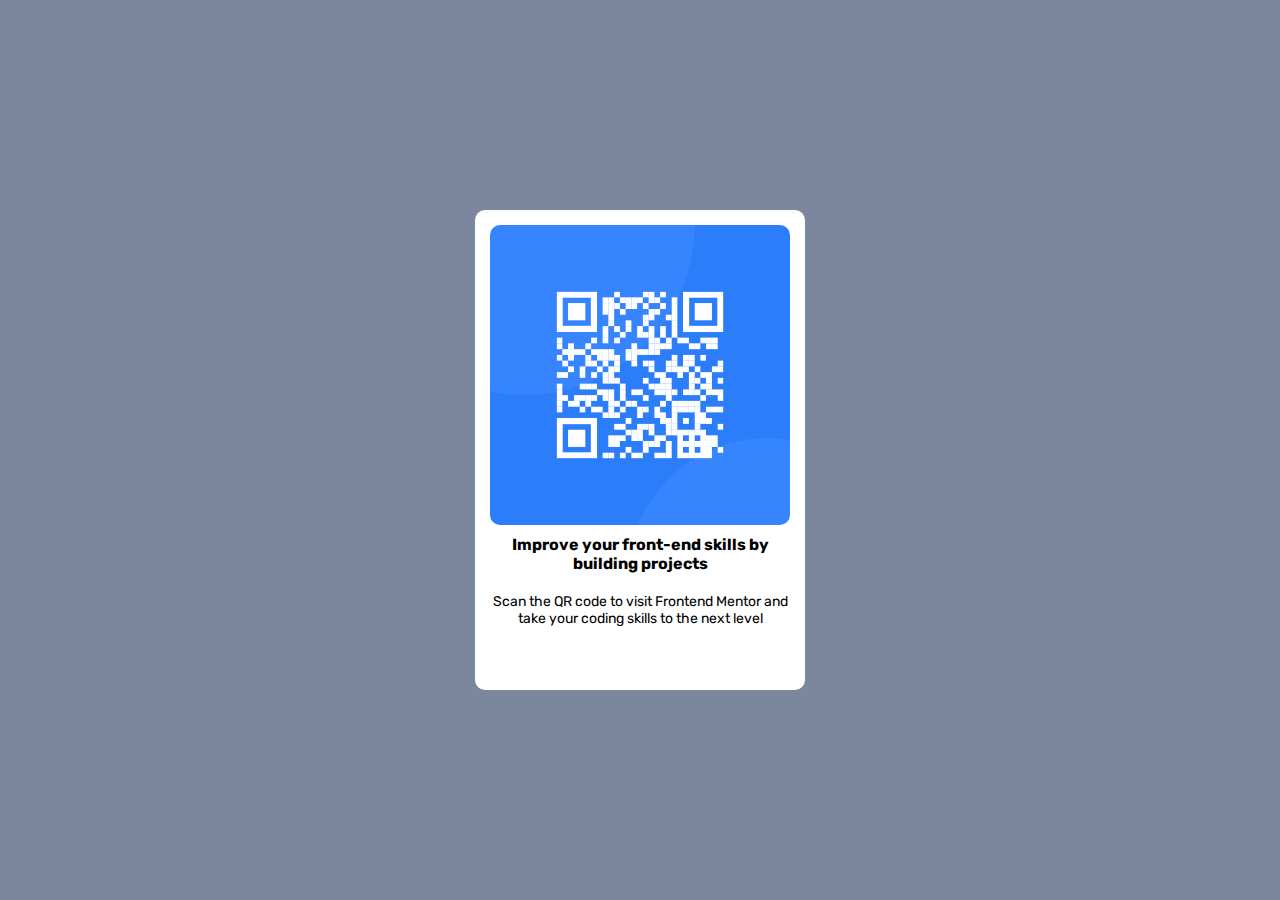
<file: qr-code-component-main/index.html>
<!DOCTYPE html>
<html lang="en">
  <head>
    <meta charset="UTF-8" />
    <meta
      name="viewport"
      content="width=device-width, initial-scale=1.0"
    />
    <!-- displays site properly based on user's device -->

    <link
      rel="icon"
      type="image/png"
      sizes="32x32"
      href="./images/favicon-32x32.png"
    />

    <title>Frontend Mentor | QR code component</title>
    <link
      rel="stylesheet"
      href="./style.css"
    />
  </head>
  <body>
    <main>
      <div class="card">
        <img
          src="./images/image-qr-code.png"
          alt=""
        />
        <h1>Improve your front-end skills by building projects</h1>
        <p>
          Scan the QR code to visit Frontend Mentor and take your coding skills
          to the next level
        </p>
      </div>
    </main>
  </body>
</html>
</file>
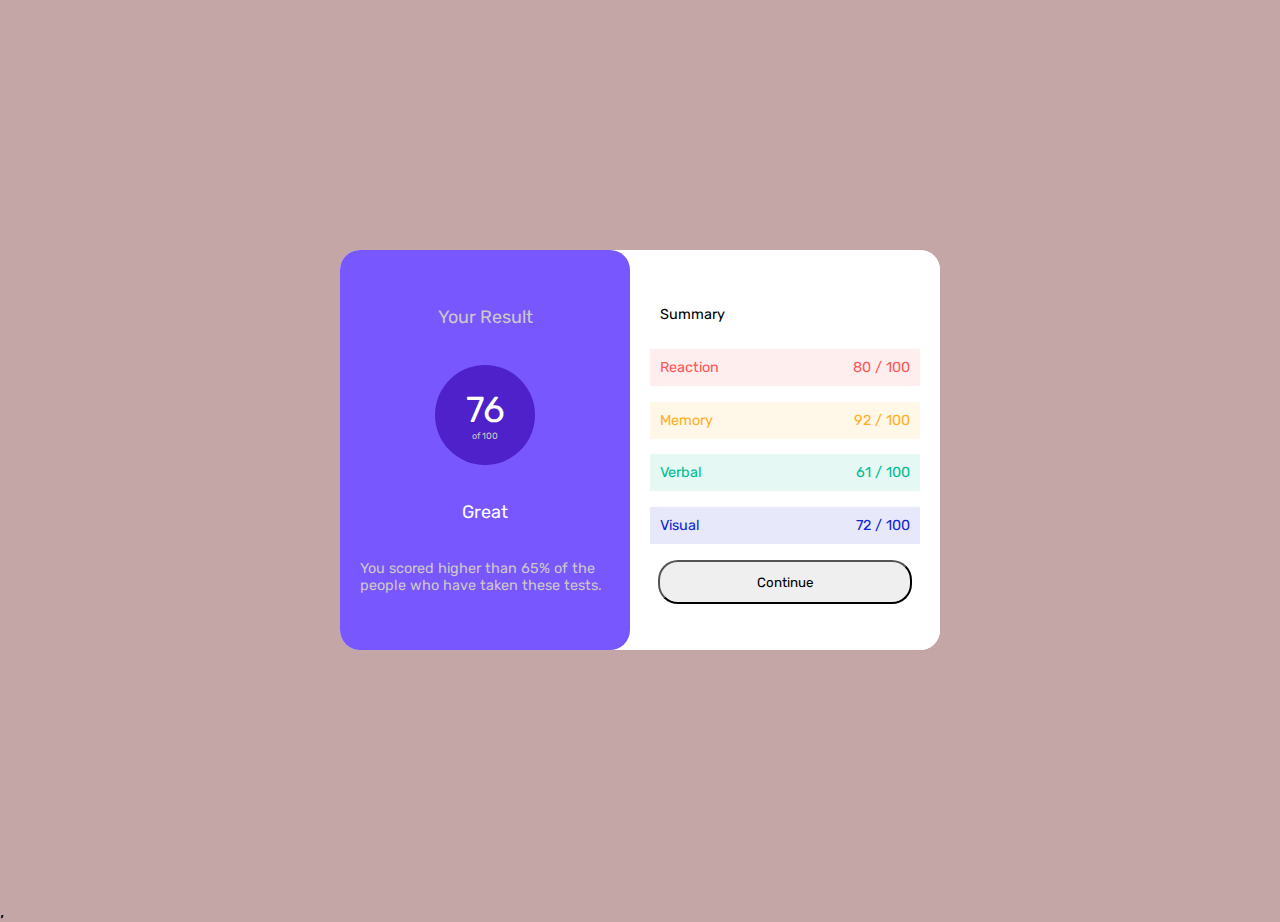
<file: results-summary-component-main/index.html>
<!DOCTYPE html>
<html lang="en">
  <head>
    <meta charset="UTF-8" />
    <meta
      name="viewport"
      content="width=device-width, initial-scale=1.0"
    />
    <!-- displays site properly based on user's device -->

    <link
      rel="icon"
      type="image/png"
      sizes="32x32"
      href="./assets/images/favicon-32x32.png"
    />

    <title>Frontend Mentor | Results summary component</title>

    <link
      rel="stylesheet"
      href="./style.css"
    />
    <!-- Feel free to remove these styles or customise in your own stylesheet 👍 -->
    <style>
      .attribution {
        font-size: 11px;
        text-align: center;
      }
      .attribution a {
        color: hsl(228, 45%, 44%);
      }
    </style>
  </head>
  <body>
    <main>
      <div class="card">
        <div class="left">
          <p class="title">Your Result</p>
          <p class="score">
            <span class="score1">76</span> <span class="score2">of 100</span>
          </p>
          <p class="grade">Great</p>
          <p class="text">
            You scored higher than 65% of the people who have taken these tests.
          </p>
        </div>
        <div class="right">
          <p>Summary</p>
          <p
            style="
              color: hsl(0, 100%, 67%);
              background-color: hsla(0, 100%, 67%, 10%);
            "
          >
            Reaction <span class="text-r">80 / 100</span>
          </p>
          <p
            style="
              color: hsl(39, 100%, 56%);
              background-color: hsla(39, 100%, 56%, 10%);
            "
          >
            Memory
            <span class="text-r">92 / 100</span>
          </p>
          <p
            style="
              color: hsl(166, 100%, 37%);
              background-color: hsla(166, 100%, 37%, 10%);
            "
          >
            Verbal
            <span class="text-r">61 / 100</span>
          </p>
          <p
            style="
              color: hsl(234, 85%, 45%);
              background-color: hsla(234, 85%, 45%, 10%);
            "
          >
            Visual <span class="text-r">72 / 100</span>
          </p>
          <button>Continue</button>
        </div>
      </div>
    </main>
    ,

    <!-- Your Result
 


  
  
  
  <div class="attribution">
    Challenge by <a href="https://www.frontendmentor.io?ref=challenge" target="_blank">Frontend Mentor</a>. 
    Coded by <a href="#">Your Name Here</a>.
  </div> -->
  </body>
</html>
</file>
<file: qr-code-component-main/style.css>
@import url("https://fonts.googleapis.com/css2?family=Rubik:wght@300;400;500;700&display=swap");

* {
  margin: 0;
  padding: 0;
  font-family: "Rubik", sans-serif;
}
html,
body {
  font-style: 15px;
  background-color: hsl(220, 15%, 55%);
}
main {
  display: flex;
  justify-content: center;
  align-items: center;
  height: 100vh;
}

.card {
  background-color:#fff;
  width: 300px;
  height: 450px;
  border-radius: 10px;
  text-align: center;

  padding: 15px;

  display: flex;
  flex-direction: column;
}

img {
  border-radius: 10px;
}

h1 {
  font-size: 16px;
  margin: 10px 0;
}

p {
  font-size: 14px;
  margin: 10px 0;
}
</file>
<file: results-summary-component-main/style.css>
@import url("https://fonts.googleapis.com/css2?family=Rubik:wght@300;400;500;700&display=swap");

* {
  margin: 0;
  padding: 0;
  font-family: "Rubik", sans-serif;
  box-sizing: content-box;
}
html {
  font-size: 18px;
  background-color: #c4a6a6;
}

main {
  display: flex;
  justify-content: center;
  align-items: center;
  height: 100vh;
}

.card {
  display: flex;
  justify-content: space-evenly;
  background-color: #fff;

  width: 600px;
  height: 400px;

  border-radius: 20px;
}

.card .left {
  display: flex;
  flex-direction: column;
  justify-content: space-evenly;
  align-items: center;
  background-color: hsl(252, 100%, 67%);

  padding: 20px;
  border-radius: 20px;

  width: 300px;
}
.card .left .title {
  color: #cec8c8;

  display: flex;
  align-items: center;
}
.card .left .score {
  border-radius: 50%;
  width: 100px;
  height: 100px;
  background-color: hsla(256, 72%, 46%, 1);

  display: flex;
  flex-direction: column;
  justify-content: center;
  align-items: center;
}

.card .left .score .score1 {
  font-size: 2rem;
  color: #fff;
}

.card .left .score .score2 {
  font-size: 0.5rem;
  color: #cec8c8;
}

.card .left .grade {
  display: flex;
  align-items: center;
  font-size: 1rem;
  color: #fff;
}

.card .left .text {
  font-size: 0.8rem;
  color: #cec8c8;
}

.card .right {
  width: 300px;
  padding: 30px;

  display: flex;
  flex-direction: column;
  justify-content: space-evenly;
  align-items: center;
  border-radius: 20px;
  background-color: hsl(0, 0%, 100%);
}

.card .right p {
  width: 100%;
  padding: 10px;
  font-size: 0.8rem;

  display: flex;
  justify-content: space-between;
}

.card .right button{
    width: 100%;
    height: 40px;
    border-radius: 20px;
}
</file>
